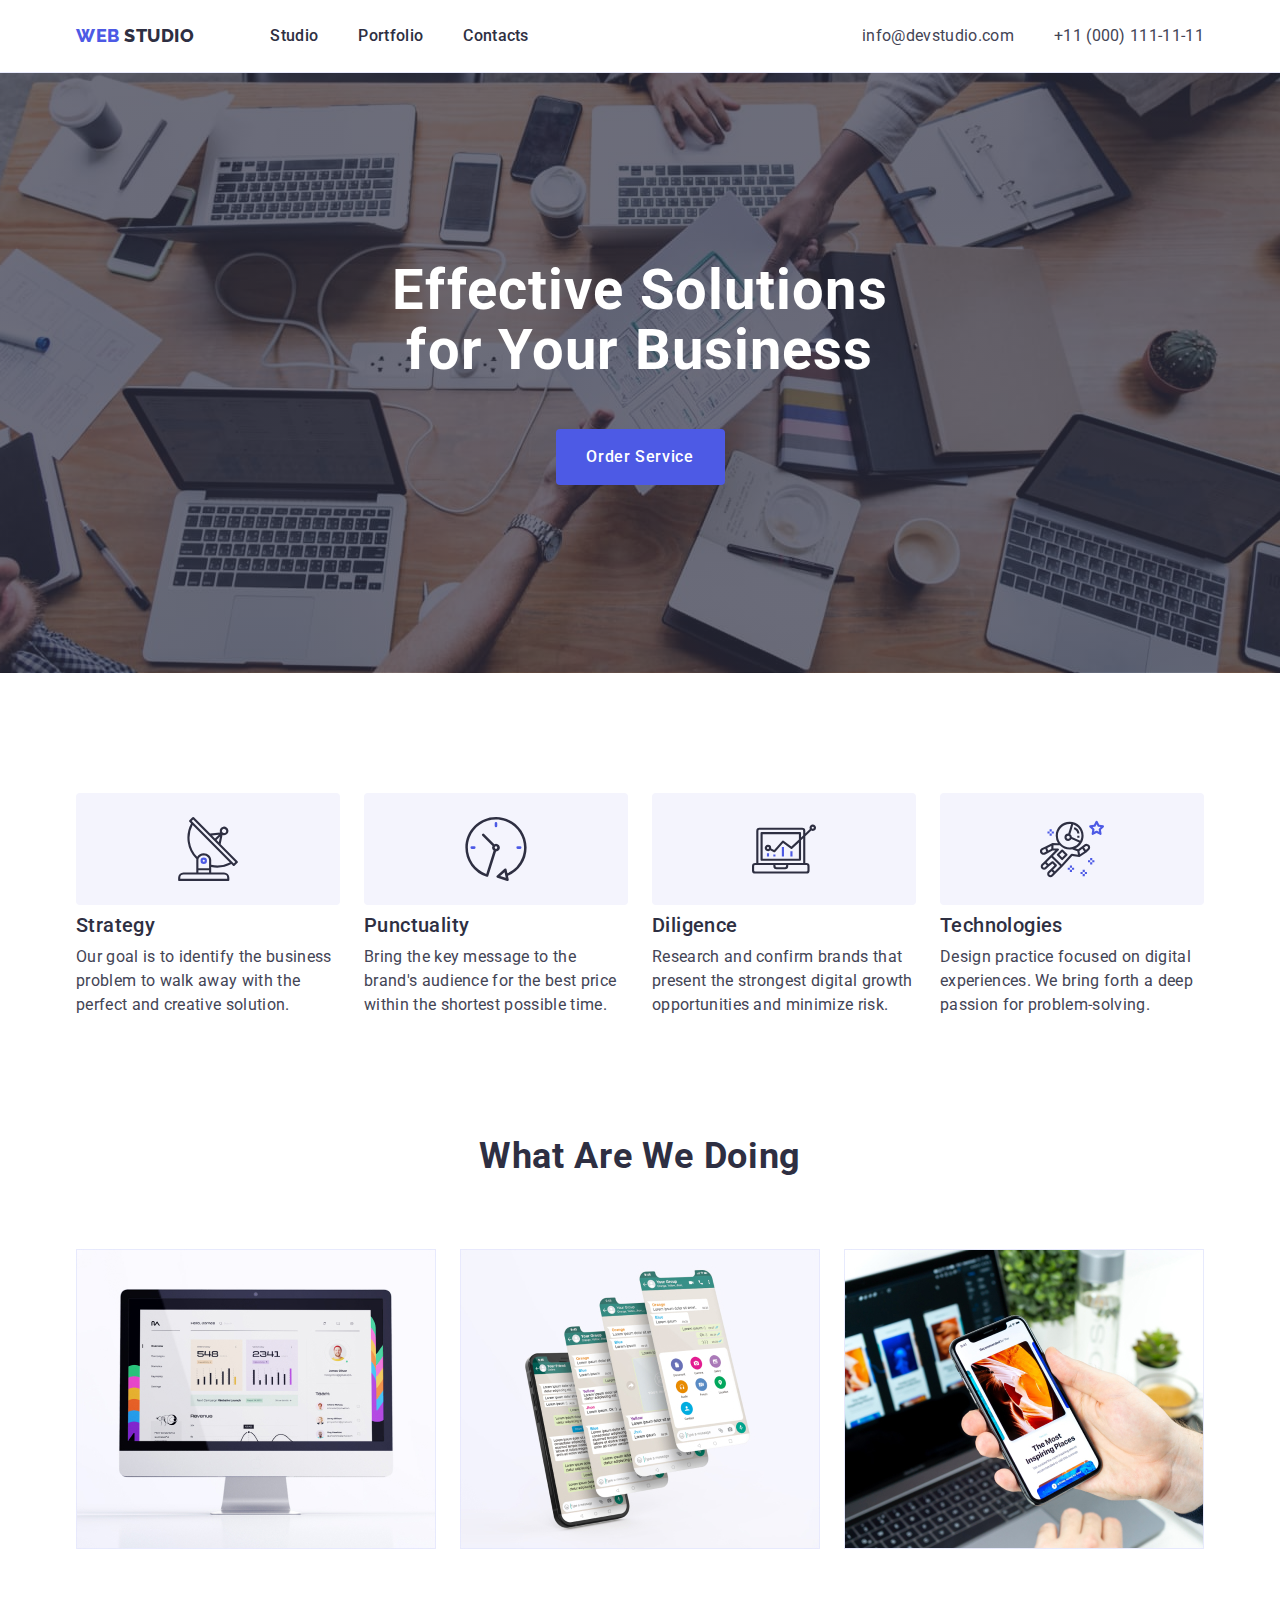
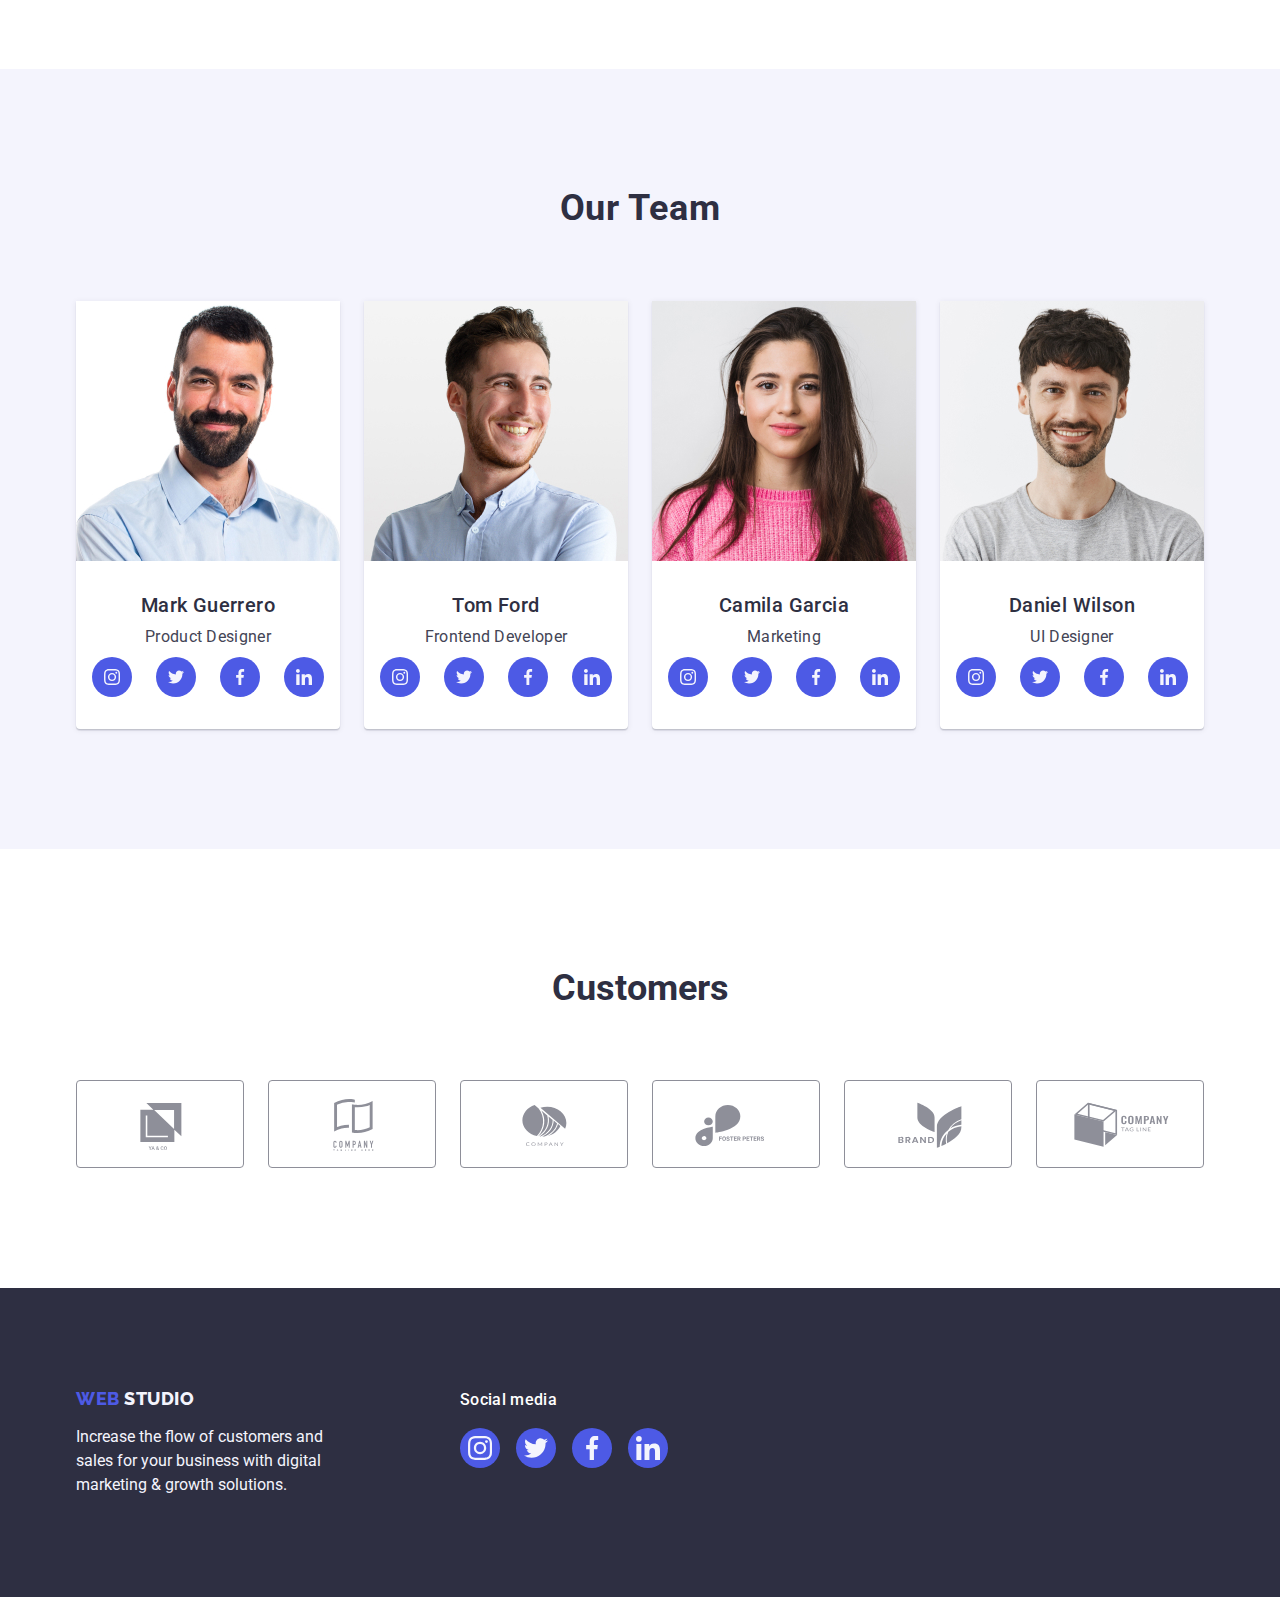
<file: index.html>
<!DOCTYPE html>
<html lang="en">

<head>
    <meta charset="UTF-8">
    <meta http-equiv="X-UA-Compatible" content="IE=edge">
    <meta name="viewport" content="width=device-width, initial-scale=1.0">
    <title>Studio</title>
    <link rel="preconnect" href="https://fonts.googleapis.com">
    <link rel="preconnect" href="https://fonts.gstatic.com" crossorigin>
    <link href="https://fonts.googleapis.com/css2?family=Raleway:wght@800&family=Roboto:wght@400;500;700&display=swap"
        rel="stylesheet">
    <link rel="stylesheet"
        href="https://cdnjs.cloudflare.com/ajax/libs/modern-normalize/1.1.0/modern-normalize.min.css">
    <link rel="stylesheet" href="./css/styles.css">
</head>

<body class="body">


    <!-- Header -->
    <header class="page-header">
        <div class="container header-container">
            <nav class="nav-logo">
                <a class="logo link" href="./index.html">Web
                    <span class="log">Studio</span>
                </a>

                <ul class="list list-menu">
                    <li><a class="menu link" href="./index.html">Studio</a></li>
                    <li><a class="menu link" href="./portfolio.html">Portfolio</a></li>
                    <li><a class="menu link" href="">Contacts</a></li>
                </ul>
            </nav>

            <address class="address">
                <ul class="list numbers">
                    <li><a class="info link" href="mailto:info@devstudio.com">info@devstudio.com</a></li>
                    <li><a class="info link" href="tel:+110001111111">+11 (000) 111-11-11</a></li>
                </ul>
            </address>
        </div>
    </header>

    <!-- Main -->
    <main class="main-content">

        <section class="one">
            <div class="container">
                <h1 class="hero">Effective Solutions for Your Business</h1>
                <button class="button" type="button">Order Service</button>
            </div>
        </section>

        <section class="two">
            <div class="container">
                <h2 class="hidden" hidden>features</h2>
                <ul class="list tech">
                    <li class="first-tech">
                        <div class="icon-background">
                            <svg class="icon-antenna" width="64" height="64">
                                <use href="./images/icons.svg#icon-antenna"></use>
                            </svg>
                        </div>
                        <h3 class="features point">Strategy</h3>
                        <p class="features-text">Our goal is to identify the business problem to walk away with the
                            perfect
                            and creative
                            solution.
                        </p>
                    </li>
                    <li class="first-tech">
                        <div class="icon-background">
                            <svg class="icon-antenna" width="64" height="64">
                                <use href="./images/icons.svg#icon-clock"></use>
                            </svg>
                        </div>
                        <h3 class="features point">Punctuality</h3>
                        <p class="features-text">Bring the key message to the brand's audience for the best price
                            within
                            the
                            shortest possible
                            time.
                        </p>
                    </li>
                    <li class="first-tech">
                        <div class="icon-background">
                            <svg class="icon-antenna" width="64" height="64">
                                <use href="./images/icons.svg#icon-diagram"></use>
                            </svg>
                        </div>
                        <h3 class="features point">Diligence</h3>
                        <p class="features-text">Research and confirm brands that present the strongest digital
                            growth
                            opportunities and minimize
                            risk.
                        </p>
                    </li>
                    <li class="first-tech">
                        <div class="icon-background">
                            <svg class="icon-antenna" width="64" height="64">
                                <use href="./images/icons.svg#icon-astronaut"></use>
                            </svg>
                        </div>
                        <h3 class="features point">Technologies</h3>
                        <p class="features-text">Design practice focused on digital experiences. We bring forth a
                            deep
                            passion for
                            problem-solving.
                        </p>
                    </li>
                </ul>
            </div>
        </section>

        <section class="three">
            <div class="container">
                <h2 class="work">What are we doing</h2>
                <ul class="list works">
                    <li class="examples"><img src="./images/img1.jpg" alt="Computer" width="360"></li>
                    <li class="examples"><img src="./images/img2.jpg" alt="Phone" width="360"></li>
                    <li class="examples"><img src="./images/img3.jpg" alt="Computer-Phone" width="360"></li>
                </ul>
            </div>
        </section>

        <section class="four">
            <div class="container">
                <h2 class="team">Our Team</h2>
                <ul class="list workers">

                    <li class="image"><img src="./images/i1.jpg" alt="Photo" width="264">
                        <div class="name">
                            <h3 class="features names">Mark Guerrero</h3>
                            <p class="features-text position">Product Designer</p>
                            <ul class="social">
                                <li class="social-list">
                                    <a class="social-list-icon" href="">
                                        <svg class="button-icon" width="16" height="16">
                                            <use href="./images/icons.svg#icon-instagram"></use>
                                        </svg>
                                    </a>
                                </li>
                                <li class="social-list">
                                    <a class="social-list-icon" href="">
                                        <svg class="button-icon" width="16" height="16">
                                            <use href="./images/icons.svg#icon-twitter"></use>
                                        </svg>
                                    </a>
                                </li>
                                <li class="social-list">
                                    <a class="social-list-icon" href="">
                                        <svg class="button-icon" width="16" height="16">
                                            <use href="./images/icons.svg#icon-facebook"></use>
                                        </svg>
                                    </a>
                                </li>
                                <li class="social-list">
                                    <a class="social-list-icon" href="">
                                        <svg class="button-icon" width="16" height="16">
                                            <use href="./images/icons.svg#icon-linkedin"></use>
                                        </svg>
                                    </a>
                                </li>

                            </ul>
                        </div>
                    </li>

                    <li class="image"><img src="./images/i2.jpg" alt="Photo" width="264">
                        <div class="name">
                            <h3 class="features names">Tom Ford</h3>
                            <p class="features-text position">Frontend Developer</p>
                            <ul class="social">
                                <li class="social-list">
                                    <a class="social-list-icon" href="">
                                        <svg class="button-icon" width="16" height="16">
                                            <use href="./images/icons.svg#icon-instagram"></use>
                                        </svg>
                                    </a>
                                </li>
                                <li class="social-list">
                                    <a class="social-list-icon" href="">
                                        <svg class="button-icon" width="16" height="16">
                                            <use href="./images/icons.svg#icon-twitter"></use>
                                        </svg>
                                    </a>
                                </li>
                                <li class="social-list">
                                    <a class="social-list-icon" href="">
                                        <svg class="button-icon" width="16" height="16">
                                            <use href="./images/icons.svg#icon-facebook"></use>
                                        </svg>
                                    </a>
                                </li>
                                <li class="social-list">
                                    <a class="social-list-icon" href="">
                                        <svg class="button-icon" width="16" height="16">
                                            <use href="./images/icons.svg#icon-linkedin"></use>
                                        </svg>
                                    </a>
                                </li>

                            </ul>
                        </div>
                    </li>

                    <li class="image"><img src="./images/i3.jpg" alt="Photo" width="264">
                        <div class="name">
                            <h3 class="features names">Camila Garcia</h3>
                            <p class="features-text position">Marketing</p>
                            <ul class="social">
                                <li class="social-list">
                                    <a class="social-list-icon" href="">
                                        <svg class="button-icon" width="16" height="16">
                                            <use href="./images/icons.svg#icon-instagram"></use>
                                        </svg>
                                    </a>
                                </li>
                                <li class="social-list">
                                    <a class="social-list-icon" href="">
                                        <svg class="button-icon" width="16" height="16">
                                            <use href="./images/icons.svg#icon-twitter"></use>
                                        </svg>
                                    </a>
                                </li>
                                <li class="social-list">
                                    <a class="social-list-icon" href="">
                                        <svg class="button-icon" width="16" height="16">
                                            <use href="./images/icons.svg#icon-facebook"></use>
                                        </svg>
                                    </a>
                                </li>
                                <li class="social-list">
                                    <a class="social-list-icon" href="">
                                        <svg class="button-icon" width="16" height="16">
                                            <use href="./images/icons.svg#icon-linkedin"></use>
                                        </svg>
                                    </a>
                                </li>

                            </ul>
                        </div>
                    </li>

                    <li class="image"><img src="./images/i4.jpg" alt="Photo" width="264">
                        <div class="name">
                            <h3 class="features names">Daniel Wilson</h3>
                            <p class="features-text position">UI Designer</p>
                            <ul class="social">
                                <li class="social-list">
                                    <a class="social-list-icon" href="">
                                        <svg class="button-icon" width="16" height="16">
                                            <use href="./images/icons.svg#icon-instagram"></use>
                                        </svg>
                                    </a>
                                </li>
                                <li class="social-list">
                                    <a class="social-list-icon" href="">
                                        <svg class="button-icon" width="16" height="16">
                                            <use href="./images/icons.svg#icon-twitter"></use>
                                        </svg>
                                    </a>
                                </li>
                                <li class="social-list">
                                    <a class="social-list-icon" href="">
                                        <svg class="button-icon" width="16" height="16">
                                            <use href="./images/icons.svg#icon-facebook"></use>
                                        </svg>
                                    </a>
                                </li>
                                <li class="social-list">
                                    <a class="social-list-icon" href="">
                                        <svg class="button-icon" width="16" height="16">
                                            <use href="./images/icons.svg#icon-linkedin"></use>
                                        </svg>
                                    </a>
                                </li>

                            </ul>
                        </div>
                    </li>
                </ul>
            </div>
        </section>

        <section class="five">
            <div class="container">
                <h2 class="customers">Customers</h2>
                <ul class="customers-list">
                    <li class="customers-list-icon">
                        <a class="customers-icon" href="">
                            <svg class="customer" width="104" height="56">
                                <use href="./images/icons.svg#icon-customers1"></use>
                            </svg>
                        </a>
                    </li>
                    <li class="customers-list-icon">
                        <a class="customers-icon" href="">
                            <svg class="customer" width="104" height="56">
                                <use href="./images/icons.svg#icon-customers2"></use>
                            </svg>
                        </a>
                    </li>
                    <li class="customers-list-icon">
                        <a class="customers-icon" href="">
                            <svg class="customer" width="104" height="56">
                                <use href="./images/icons.svg#icon-customers3"></use>
                            </svg>
                        </a>
                    </li>
                    <li class="customers-list-icon">
                        <a class="customers-icon" href="">
                            <svg class="customer" width="104" height="56">
                                <use href="./images/icons.svg#icon-customers4"></use>
                            </svg>
                        </a>
                    </li>
                    <li class="customers-list-icon">
                        <a class="customers-icon" href="">
                            <svg class="customer" width="104" height="56">
                                <use href="./images/icons.svg#icon-customers5"></use>
                            </svg>
                        </a>
                    </li>
                    <li class="customers-list-icon">
                        <a class="customers-icon" href="">
                            <svg class="customer" width="104" height="56">
                                <use href="./images/icons.svg#icon-customers6"></use>
                            </svg>
                        </a>
                    </li>
                </ul>
            </div>
        </section>
    </main>

    <!-- Footer -->
    <div>
        <footer class="dawn">
            <div class="container footer">
                <div class="dawn-logo">
                    <a class="footer-logo link" href="./index.html">Web
                        <span class="logos">Studio</span>
                    </a>
                    <p class="solution">Increase the flow of customers and sales for your business with digital
                        marketing &
                        growth solutions.</p>
                </div>

                <div>
                    <p class="media">Social media</p>
                    <ul class="media-list">
                        <li class="media-list-text">
                            <a class="social-media" href="">
                                <svg class="social-media-icon" width="24" height="24">
                                    <use href="./images/icons.svg#icon-instagram"></use>
                                </svg>
                            </a>
                        </li>
                        <li class="media-list-text">
                            <a class="social-media" href="">
                                <svg class="social-media-icon" width="24" height="24">
                                    <use href="./images/icons.svg#icon-twitter"></use>
                                </svg>
                            </a>
                        </li>
                        <li class="media-list-text">
                            <a class="social-media" href="">
                                <svg class="social-media-icon" width="24" height="24">
                                    <use href="./images/icons.svg#icon-facebook"></use>
                                </svg>
                            </a>
                        </li>
                        <li class="media-list-text">
                            <a class="social-media" href="">
                                <svg class="social-media-icon" width="24" height="24">
                                    <use href="./images/icons.svg#icon-linkedin"></use>
                                </svg>
                            </a>
                        </li>
                    </ul>
                </div>
            </div>
        </footer>
    </div>
</body>

</html>
</file>
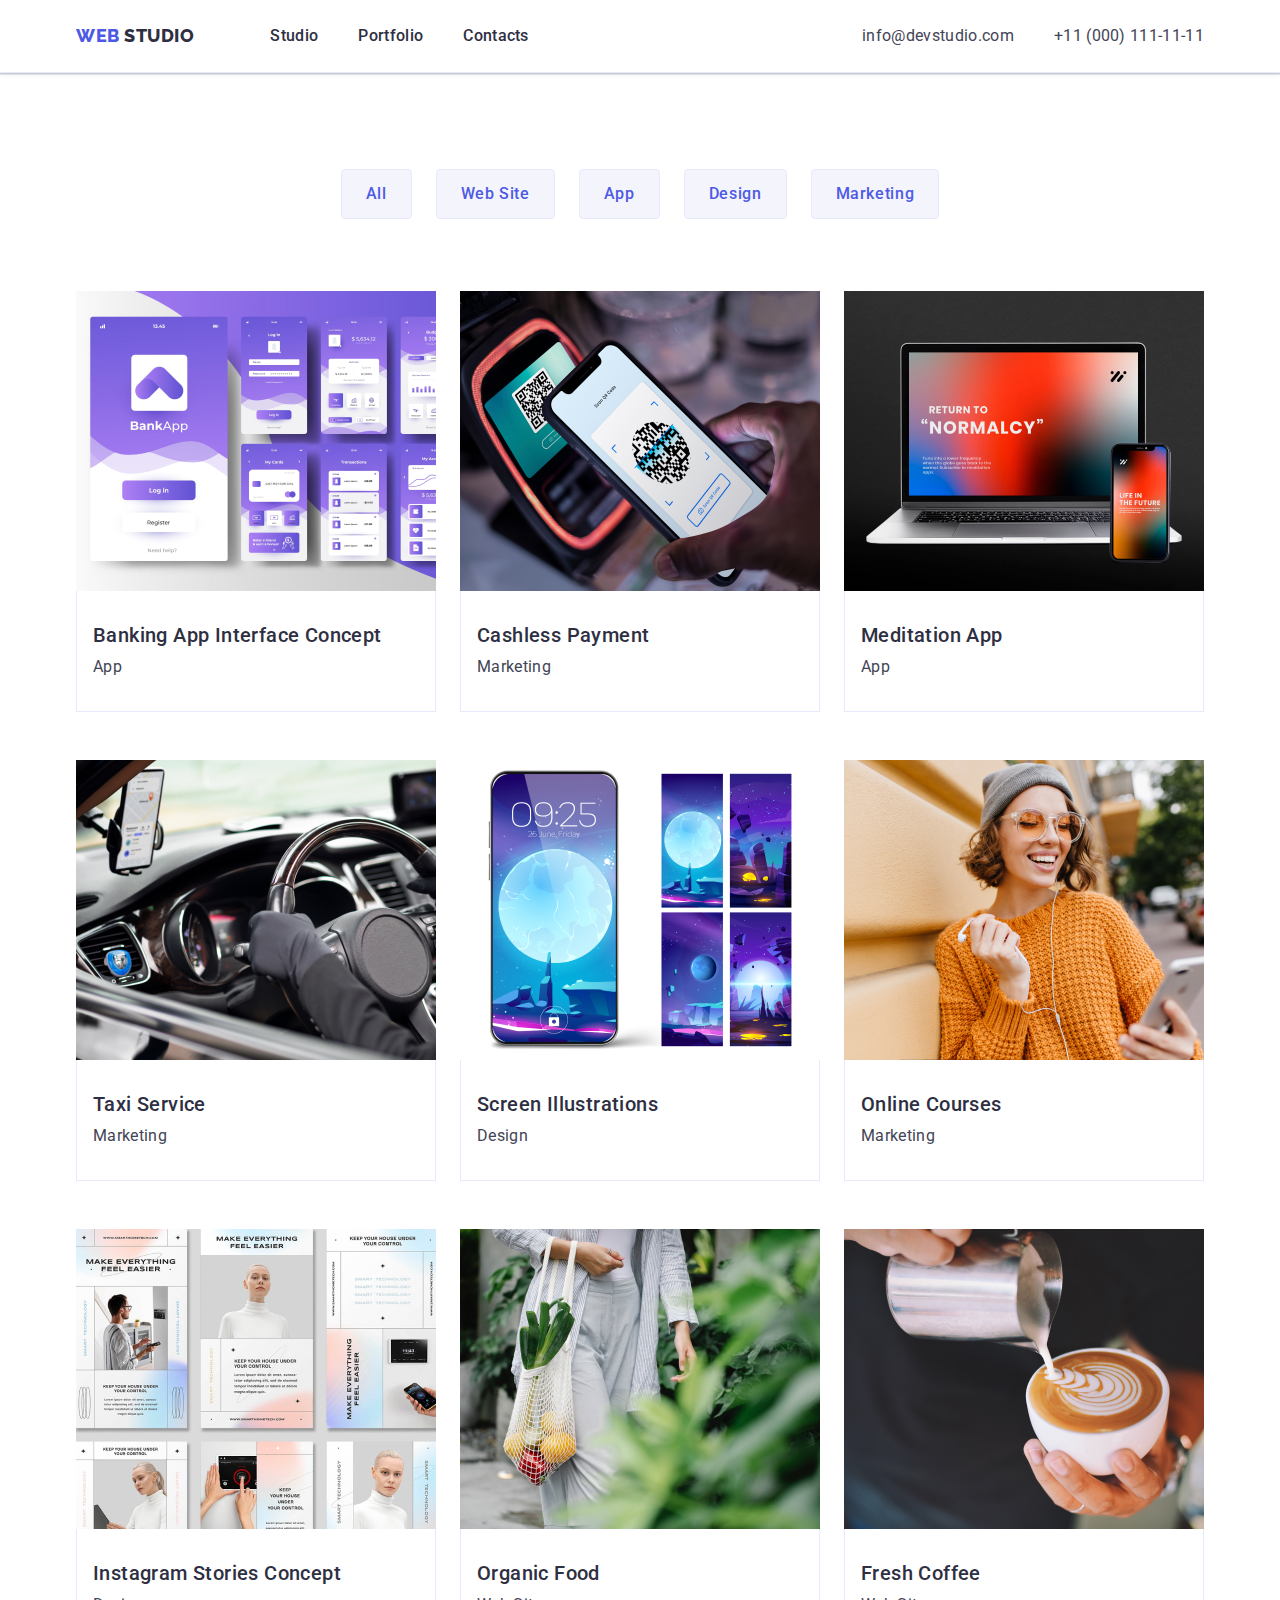
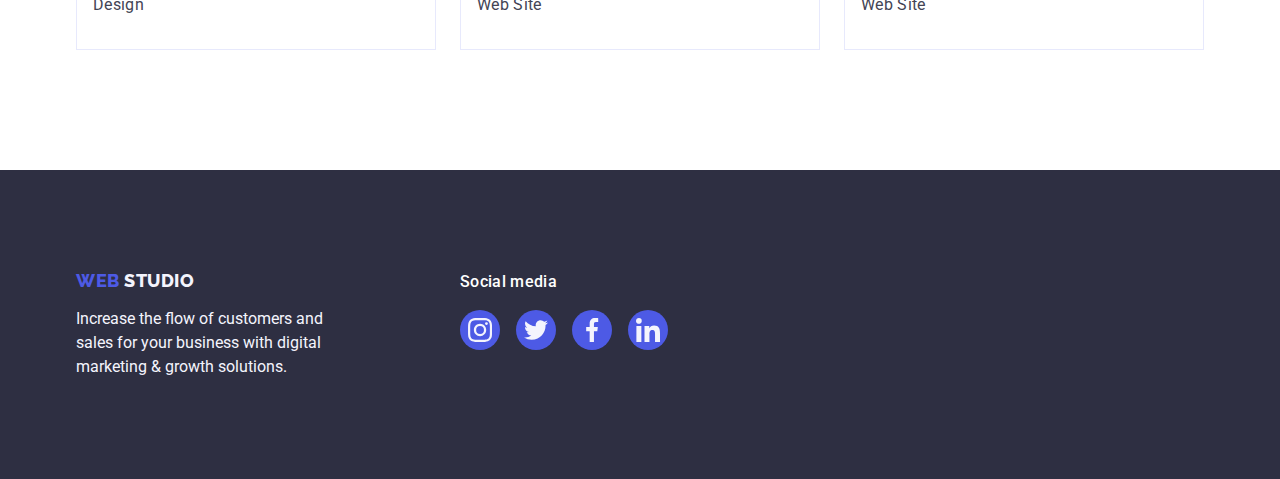
<file: portfolio.html>
<!DOCTYPE html>
<html lang="en">

<head>
    <meta charset="UTF-8">
    <meta http-equiv="X-UA-Compatible" content="IE=edge">
    <meta name="viewport" content="width=device-width, initial-scale=1.0">
    <title>Portfolio</title>
    <link rel="preconnect" href="https://fonts.googleapis.com">
    <link rel="preconnect" href="https://fonts.gstatic.com" crossorigin>
    <link href="https://fonts.googleapis.com/css2?family=Raleway:wght@800&family=Roboto:wght@400;500;700&display=swap"
        rel="stylesheet">
    <link rel="stylesheet"
        href="https://cdnjs.cloudflare.com/ajax/libs/modern-normalize/1.1.0/modern-normalize.min.css">
    <link rel="stylesheet" href="./css/styles.css">
</head>

<body style="font-family: 'Roboto', sans-serif" class="body">


    <!-- Header -->

    <header class="page-header">
        <div class="container header-container">
            <nav class="nav-logo">
                <a class="logo link" href="./index.html">Web
                    <span class="log">Studio</span>
                </a>

                <ul class="list list-menu">
                    <li><a class="menu link" href="./index.html">Studio</a></li>
                    <li><a class="menu link" href="./portfolio.html">Portfolio</a></li>
                    <li><a class="menu link" href="">Contacts</a></li>
                </ul>
            </nav>

            <address class="address">
                <ul class="list numbers">
                    <li><a class="info link" href="mailto:info@devstudio.com">info@devstudio.com</a></li>
                    <li><a class="info link" href="tel:+110001111111">+11 (000) 111-11-11</a></li>
                </ul>
            </address>
        </div>
    </header>


    <!-- Main content -->

    <main>

        <!-- Section 1 -->
        <section class="tack">
            <div class="container">
                <h1 hidden>Section1</h1>
                <ul class="list tacks">
                    <li>
                        <button class="buttons" type="button">All</button>
                    </li>
                    <li>
                        <button class="buttons" type="button">Web Site</button>
                    </li>
                    <li>
                        <button class="buttons" type="button">App</button>
                    </li>
                    <li>
                        <button class="buttons" type="button">Design</button>
                    </li>
                    <li>
                        <button class="buttons" type="button">Marketing</button>
                    </li>
                </ul>


                <!-- Section2 -->

                <ul class="list opportunity">

                    <li class="aplication">
                        <a class="link" href="">
                            <img src="./images/banking.jpg" alt="banking" width="360">
                            <div class="numeric">
                                <h2 class="list-text">Banking App Interface Concept</h2>
                                <p class="features-text">App</p>
                            </div>
                        </a>
                    </li>


                    <li class="aplication">
                        <a href="" class="link">
                            <img src="./images/payments.jpg" alt="payment" width="360">
                            <div class="numeric">
                                <h2 class="list-text">Cashless Payment</h2>
                                <p class="features-text">Marketing</p>
                            </div>
                        </a>
                    </li>


                    <li class="aplication">
                        <a href="" class="link">
                            <img src="./images/meditation.jpg" alt="mac-phone" width="360">
                            <div class="numeric">
                                <h2 class="list-text">Meditation App</h2>
                                <p class="features-text">App</p>
                            </div>
                        </a>
                    </li>


                    <li class="aplication">
                        <a href="" class="link">
                            <img src="./images/taxi.jpg" alt="taxi" width="360">
                            <div class="numeric">
                                <h2 class="list-text">Taxi Service</h2>
                                <p class="features-text">Marketing</p>
                            </div>
                        </a>
                    </li>


                    <li class="aplication">
                        <a href="" class="link">
                            <img src="./images/screen.jpg" alt="screen-illustrations" width="360">
                            <div class="numeric">
                                <h2 class="list-text">Screen Illustrations</h2>
                                <p class="features-text">Design</p>
                            </div>
                        </a>
                    </li>


                    <li class="aplication">
                        <a href="" class="link">
                            <img src="./images/online.jpg" alt="online" width="360">
                            <div class="numeric">
                                <h2 class="list-text">Online Courses</h2>
                                <p class="features-text">Marketing</p>
                            </div>
                        </a>
                    </li>


                    <li class="aplication">
                        <a href="" class="link">
                            <img src="./images/instagram.jpg" alt="instagram" width="360">
                            <div class="numeric">
                                <h2 class="list-text">Instagram Stories Concept</h2>
                                <p class="features-text">Design</p>
                            </div>
                        </a>
                    </li>


                    <li class="aplication">
                        <a href="" class="link">
                            <img src="./images/organic.jpg" alt="food" width="360">
                            <div class="numeric">
                                <h2 class="list-text">Organic Food</h2>
                                <p class="features-text">Web Site</p>
                            </div>
                        </a>
                    </li>


                    <li class="aplication">
                        <a href="" class="link">
                            <img src="./images/coffee.jpg" alt="coffee" width="360">
                            <div class="numeric">
                                <h2 class="list-text">Fresh Coffee</h2>
                                <p class="features-text">Web Site</p>
                            </div>
                        </a>
                    </li>

                </ul>
            </div>
        </section>
    </main>


    <!-- Footer -->

    <div>
        <footer class="dawn">
            <div class="container footer">
                <div class="dawn-logo">
                    <a class="footer-logo link" href="./index.html">Web
                        <span class="logos">Studio</span>
                    </a>
                    <p class="solution">Increase the flow of customers and sales for your business with digital
                        marketing &
                        growth solutions.</p>
                </div>

                <div>
                    <p class="media">Social media</p>
                    <ul class="media-list">
                        <li class="media-list-text">
                            <a class="social-media" href="">
                                <svg class="social-media-icon" width="24" height="24">
                                    <use href="./images/icons.svg#icon-instagram"></use>
                                </svg>
                            </a>
                        </li>
                        <li class="media-list-text">
                            <a class="social-media" href="">
                                <svg class="social-media-icon" width="24" height="24">
                                    <use href="./images/icons.svg#icon-twitter"></use>
                                </svg>
                            </a>
                        </li>
                        <li class="media-list-text">
                            <a class="social-media" href="">
                                <svg class="social-media-icon" width="24" height="24">
                                    <use href="./images/icons.svg#icon-facebook"></use>
                                </svg>
                            </a>
                        </li>
                        <li class="media-list-text">
                            <a class="social-media" href="">
                                <svg class="social-media-icon" width="24" height="24">
                                    <use href="./images/icons.svg#icon-linkedin"></use>
                                </svg>
                            </a>
                        </li>
                    </ul>
                </div>
            </div>
        </footer>
    </div>
</body>

</html>
</file>
<file: css/styles.css>
/* main color #2E2F42 */
/* logo and button colour #4D5AE5 */
/* background color hero #2E2F42 */
/* text colour hero #ffffff */
/* <p> colour #434455 */
:root {
  --main-text-color: #2e2f42;
  --logo-button-color: #4d5ae5;
  --background-hero-color: #2e2f42;
  --paragraph-color: #434455;
}

img {
  display: block;
}

.container {
  width: 1158px;
  margin: 0 auto;
  padding-left: 15px;
  padding-right: 15px;
}

ul {
  margin: 0;
  padding: 0;
}

h1,
h2,
h3,
p {
  margin: 0;
}

/*=================== Body ==================*/

.body {
  font-family: "Roboto", sans-serif;
  color: #434455;
  background-color: #ffffff;
}

/*===================== Header ========================*/

.page-header {
  border-bottom: 1px solid #e7e9fc;
  box-shadow: 0px 2px 1px rgba(46, 47, 66, 0.08),
    0px 1px 1px rgba(46, 47, 66, 0.16), 0px 1px 6px rgba(46, 47, 66, 0.08);
}

/*===================== Navigation ======================*/

.header-container {
  display: flex;
  padding-top: 24px;
  padding-bottom: 24px;
}

.nav-logo {
  align-items: center;
  display: flex;
}

.logo {
  font-family: "Raleway", sans-serif;
  font-weight: 800;
  font-size: 18px;
  line-height: 1.17;
  letter-spacing: 0.03em;
  text-transform: uppercase;
  color: var(--logo-button-color);
  text-decoration: none;
  margin-right: 76px;
}

.list-menu {
  display: flex;
}

.log {
  color: var(--main-text-color);
}

.list {
  list-style: none;
  gap: 40px;
  margin: 0;
  padding: 0;
}

.menu {
  font-weight: 500;
  line-height: 1.5;
  letter-spacing: 0.02em;
  color: var(--main-text-color);
  text-decoration: none;
  gap: 40px;
}

/*================== Address =======================*/

.numbers {
  display: flex;
}

.address {
  font-style: normal;
  margin-left: auto;
}

.info {
  line-height: 1.5;
  letter-spacing: 0.02em;
  color: #434455;
  list-style: none;
  text-decoration: none;
}

.list .link:hover,
.list .link:focus {
  color: #404bbf;
}

/*============================= Main Content ==========================*/

/*================ Section 1 =================*/

.one {
  background-color: var(--background-hero-color);
  padding-top: 188px;
  padding-bottom: 188px;
  max-width: 1440px;
  max-height: 600px;
  margin-left: auto;
  margin-right: auto;
  background-image: linear-gradient(
      rgba(46, 47, 66, 0.7),
      rgba(46, 47, 66, 0.7)
    ),
    url(../images/people-office.jpg);
  background-repeat: no-repeat;
  background-position: center;
  background-size: cover;
}

.hero {
  font-size: 56px;
  line-height: 1.07;
  text-align: center;
  letter-spacing: 0.02em;
  color: #ffffff;
  max-width: 496px;
  margin: auto;
  margin-bottom: 48px;
}

.button {
  background-color: var(--logo-button-color);
  font-family: "Roboto", sans-serif;
  font-weight: 500;
  font-size: 16px;
  line-height: 1.5;
  letter-spacing: 0.04em;
  color: #ffffff;
  display: block;
  min-width: 169px;
  height: 56px;
  border: none;
  border-radius: 4px;
  cursor: pointer;
  margin: auto;
}

.button:hover,
.button:focus {
  background-color: #404bbf;
  cursor: pointer;
}

/*==================== Section 2 ===================*/

.two {
  padding-top: 120px;
  padding-bottom: 120px;
}

.list.tech {
  display: flex;
  gap: 24px;
}

.first-tech {
  width: calc((100% - 72px) / 4);
}

.features.point {
  margin-bottom: 8px;
}

.features {
  font-weight: 500;
  font-size: 20px;
  line-height: 1.2;
  letter-spacing: 0.02em;
  color: var(--main-text-color);
}

.features-text {
  line-height: 1.5;
  letter-spacing: 0.02em;
  color: var(--paragraph-color);
}

.icon-background {
  display: flex;
  align-items: center;
  justify-content: center;
  height: 112px;
  background-color: #f4f4fd;
  border-radius: 4px;
  margin-bottom: 8px;
}

/*======================= Section 3 =================*/

.three {
  padding-bottom: 120px;
}

.work {
  font-size: 36px;
  line-height: 1.11;
  text-align: center;
  letter-spacing: 0.02em;
  text-transform: capitalize;
  color: var(--main-text-color);
  margin-bottom: 72px;
}
.list.works {
  gap: 24px;
  display: flex;
}

/*====================== Section 4 ========================*/

.four {
  background-color: #f4f4fd;
  padding-top: 120px;
  padding-bottom: 120px;
}

.team {
  font-size: 36px;
  line-height: 1.11;
  text-align: center;
  letter-spacing: 0.02em;
  text-transform: capitalize;
  color: var(--main-text-color);
  margin-bottom: 72px;
}
.list.workers {
  gap: 24px;
  display: flex;
}

.image {
  background-color: #ffffff;
  border-radius: 0px 0px 4px 4px;
  box-shadow: 0px 1px 6px rgba(46, 47, 66, 0.08),
    0px 1px 1px rgba(46, 47, 66, 0.16), 0px 2px 1px rgba(46, 47, 66, 0.08);
  width: calc((100% - 72px) / 4);
}

.name {
  padding-top: 32px;
  padding-bottom: 32px;
  padding-left: 0px;
  padding-right: 0px;
}
.features.names {
  text-align: center;
  margin-bottom: 8px;
}

.features-text.position {
  text-align: center;
  margin-bottom: 8px;
}

.social {
  display: flex;
  justify-content: center;
  gap: 24px;
  padding-left: 0;
}

.social-list {
  width: 40px;
  height: 40px;
  list-style: none;
}

.social-list-icon {
  width: 100%;
  height: 100%;
  background-color: #4d5ae5;
  border-radius: 50%;
  display: flex;
  align-items: center;
  justify-content: center;
}

.social-list-icon:hover,
.social-list-icon:focus {
  background-color: #404bbf;
}

.button-icon {
  fill: #f4f4fd;
}

/*======================= Section 5 =======================*/

.five {
  padding-top: 120px;
  padding-bottom: 120px;
}

.customers {
  font-size: 36px;
  line-height: 1.1;
  color: var(--main-text-color);
  margin-bottom: 72px;
  text-align: center;
}

.customers-list {
  display: flex;
  gap: 24px;
  list-style: none;
  padding-left: 0;
  margin: 0;
}

.customers-list-icon {
  width: calc((100% - 120px) / 6);
  height: 88px;
}

.customers-icon {
  width: 100%;
  height: 100%;
  border: 1px solid #8e8f99;
  border-radius: 4px;
  display: flex;
  align-items: center;
  justify-content: center;
  color: #8e8f99;
}

.customers-icon:hover,
.customers-icon:focus {
  border-color: #404bbf;
  color: #404bbf;
}

.customer {
  fill: currentColor;
}

/*====================== Footer ==================*/
.footer {
  display: flex;
  align-items: baseline;
}

.dawn {
  background-color: var(--background-hero-color);
  padding-top: 100px;
  padding-bottom: 100px;
}

.dawn-logo {
  margin-right: 120px;
}

.footer-logo {
  font-family: "Raleway", sans-serif;
  font-weight: 800;
  font-size: 18px;
  line-height: 1.17;
  letter-spacing: 0.03em;
  text-transform: uppercase;
  color: var(--logo-button-color);
  text-decoration: none;
  display: inline-block;
  margin-bottom: 16px;
}

.logos {
  color: #f4f4fd;
}
.solution {
  color: #f4f4fd;
  width: 264px;
  line-height: 1.5;
}
.media {
  font-weight: 500;
  font-size: 16px;
  line-height: 1.5;
  letter-spacing: 0.02em;
  color: #ffffff;
  margin-bottom: 16px;
}

.media-list {
  display: flex;
  gap: 16px;
  list-style: none;
}
.media-list-text {
  width: 40px;
  height: 40px;
}

.social-media {
  width: 100%;
  height: 100%;
  background-color: var(--logo-button-color);
  border-radius: 50%;
  display: flex;
  align-items: center;
  justify-content: center;
}

.social-media:hover,
.social-media:focus {
  background-color: #31d0aa;
}

.social-media-icon {
  fill: #f4f4fd;
}
/*============================= PORTFOLIO =====================*/

/*===================== Section 1 ==================*/

.tack {
  padding-top: 96px;
  padding-bottom: 120px;
}

.list.tacks {
  justify-content: center;
  gap: 24px;
  margin-bottom: 72px;
  display: flex;
}

.buttons {
  font-family: "Roboto", sans-serif;
  font-weight: 500;
  font-size: 16px;
  line-height: 1.5;
  letter-spacing: 0.04em;
  color: var(--logo-button-color);
  background-color: #f4f4fd;
  padding-top: 12px;
  padding-bottom: 12px;
  padding-left: 24px;
  padding-right: 24px;
  border: 1px solid #e7e9fc;
  border-radius: 4px;
}
.buttons:hover,
.buttons:focus {
  color: #ffffff;
  background-color: #404bbf;
  cursor: pointer;
  border: 1px solid transparent;
  border-radius: 4px;
  box-shadow: 0px 3px 1px rgba(0, 0, 0, 0.1), 0px 2px 1px rgba(0, 0, 0, 0.08),
    0px 2px 2px rgba(0, 0, 0, 0.12);
}

/*============================= Section 2 ======================*/

.list.opportunity {
  display: flex;
  flex-wrap: wrap;
  column-gap: 24px;
  row-gap: 48px;
}

.container .aplication {
  display: flex;
}

.aplication {
  width: calc((100% - 48px) / 3);
}

.numeric {
  padding: 32px 16px;
  border: 1px solid #e7e9fc;
  border-top: none;
}

.aplication .link:hover,
.aplication .link:focus {
  box-shadow: 0px 1px 6px rgba(46, 47, 66, 0.08),
    0px 1px 1px rgba(46, 47, 66, 0.16), 0px 2px 1px rgba(46, 47, 66, 0.08);
}

.link {
  text-decoration: none;
}

.list-text {
  font-weight: 500;
  font-size: 20px;
  line-height: 1.2;
  letter-spacing: 0.02em;
  color: var(--main-text-color);
  margin-bottom: 8px;
}
</file>
